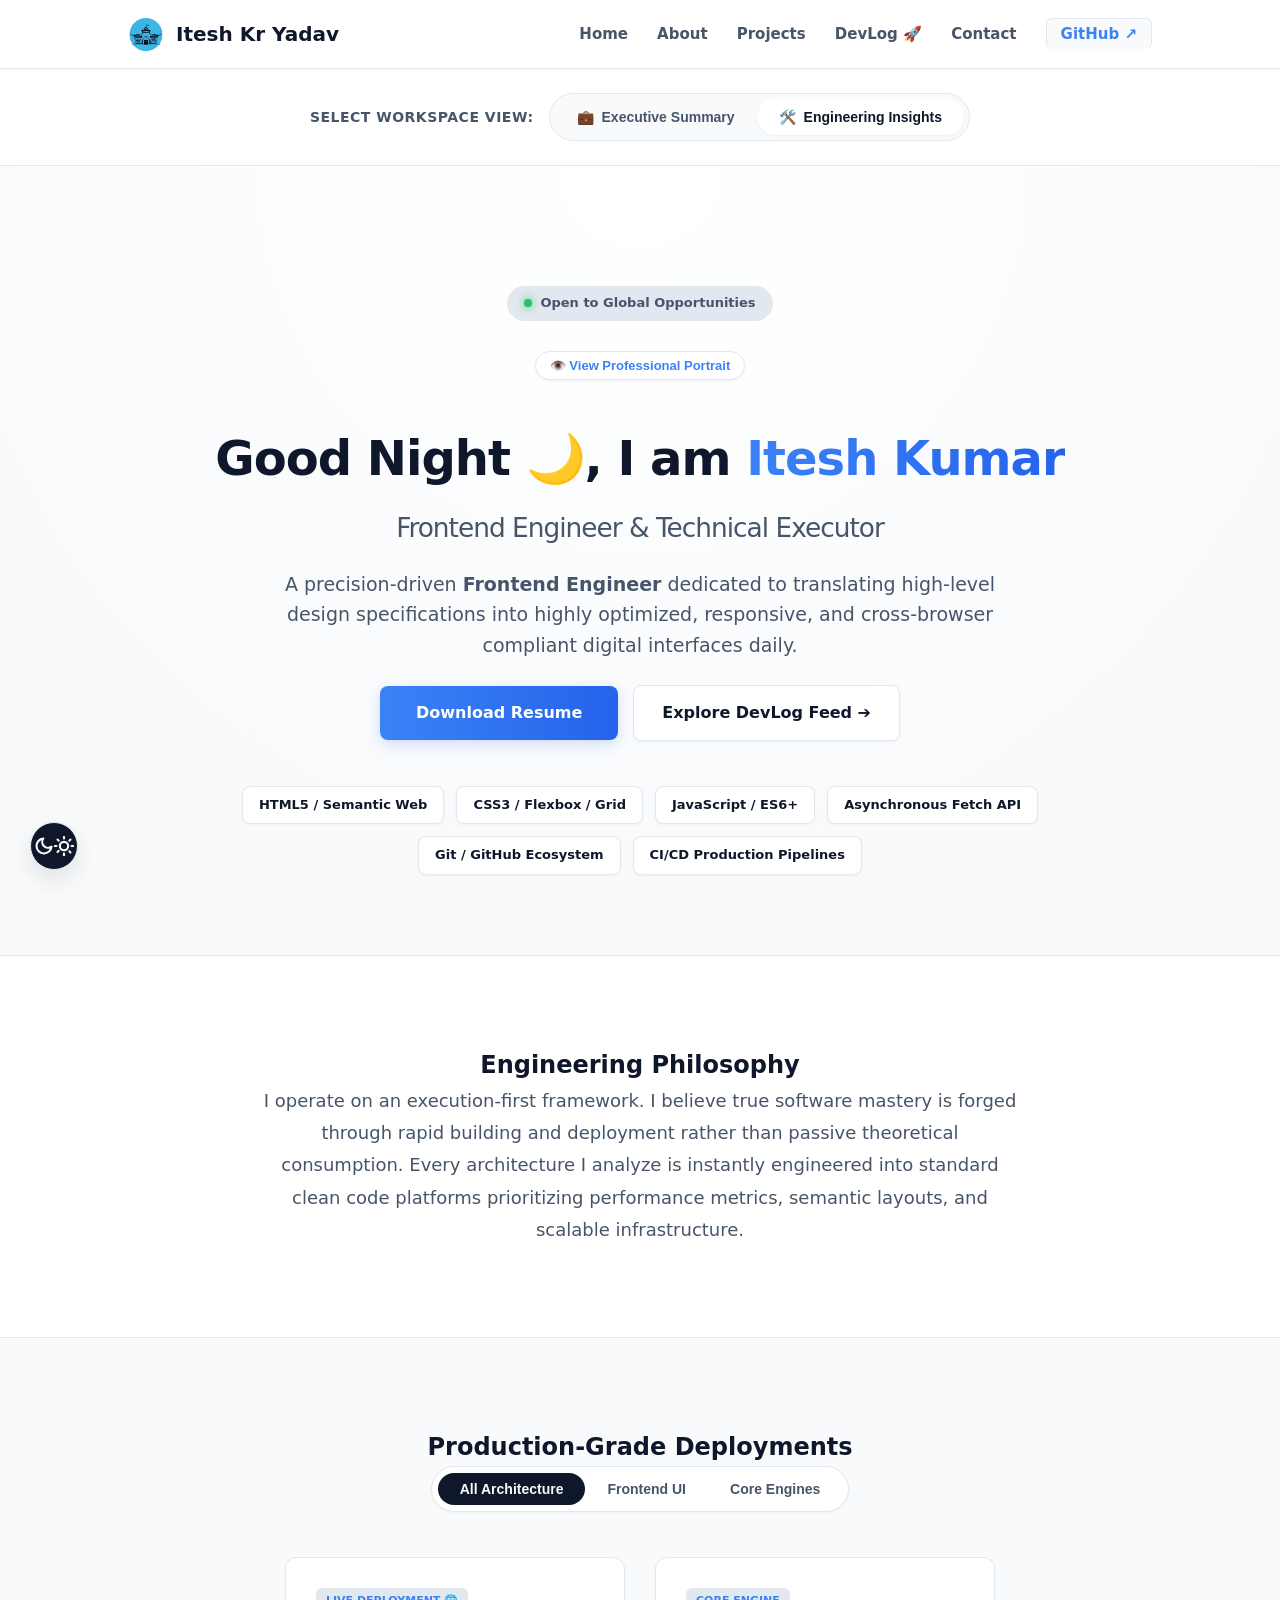
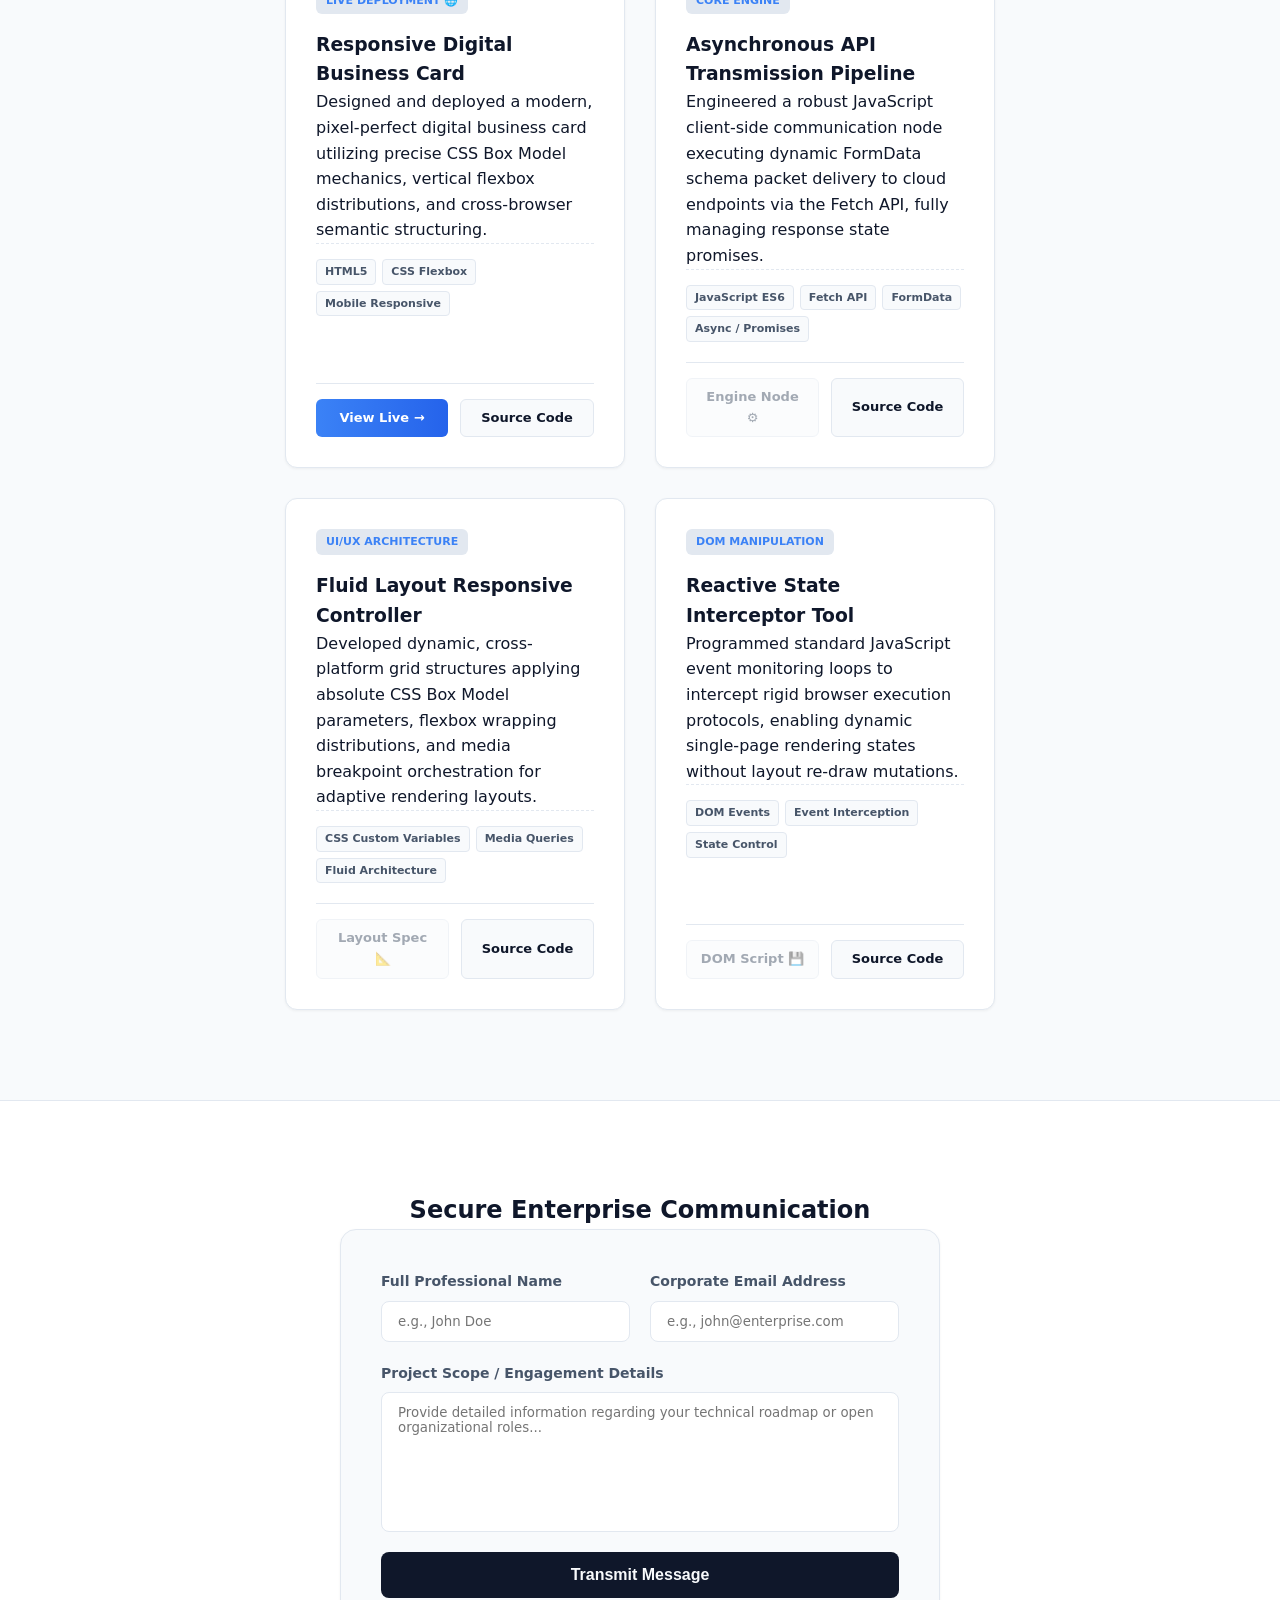
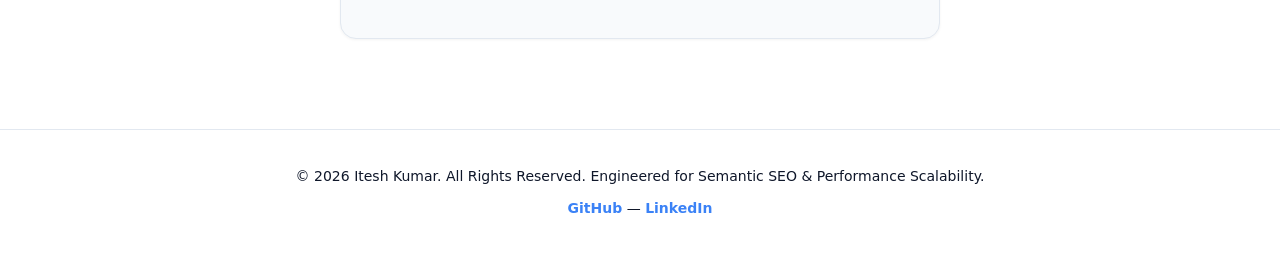
<file: index.html>
<!DOCTYPE html>
<html lang="en">
<head>
    <!-- Google Tag Manager -->
<script>(function(w,d,s,l,i){w[l]=w[l]||[];w[l].push({'gtm.start':
new Date().getTime(),event:'gtm.js'});var f=d.getElementsByTagName(s)[0],
j=d.createElement(s),dl=l!='dataLayer'?'&l='+l:'';j.async=true;j.src=
'https://www.googletagmanager.com/gtm.js?id='+i+dl;f.parentNode.insertBefore(j,f);
})(window,document,'script','dataLayer','GTM-T7SQ5TF9');</script>
<!-- End Google Tag Manager -->
    <meta charset="UTF-8">
    <meta name="viewport" content="width=device-width, initial-scale=1.0">
    
    <meta name="description" content="Professional portfolio of Itesh Kumar, an execution-driven Frontend Developer specializing in semantic web engineering, responsive layout architectures, and secure asynchronous data pipelines.">
    <meta name="keywords" content="Itesh Kumar, Itesh Kumar Yadav, Frontend Developer Portfolio, Full Stack Engineer India, Responsive Design Architecture, Formspree API Integration, Clean Code Execution">
    <meta name="author" content="Itesh Kumar">
    
    <meta property="og:type" content="website">
    <meta property="og:title" content="Itesh Kumar | Professional Portfolio - Frontend Developer & Executor">
    <meta property="og:description" content="Explore production-grade web deployments, clean UI architectures, and seamless API integration systems built by Itesh Kumar.">
    <meta property="og:image" content="assets/images/profile.png">
    <meta property="og:url" content="https://iteshkumar.netlify.app">

    <title>Itesh Kumar | Portfolio - Frontend Developer &amp; Executor</title>
    
    <link rel="stylesheet" href="style.css">
    <link rel="icon" type="image/png" href="assets/images/logo_1.png">
</head>
<body>
    <!-- Google Tag Manager (noscript) -->
<noscript><iframe src="https://www.googletagmanager.com/ns.html?id=GTM-T7SQ5TF9"
height="0" width="0" style="display:none;visibility:hidden"></iframe></noscript>
<!-- End Google Tag Manager (noscript) -->
 
    <!-- Top Reading Progress Bar Matrix -->
    <div id="scroll-progress-indicator"></div>

    <header>
        <div class="logo" role="img" aria-label="Itesh Kumar Corporate Branding Logo">
            <img src="assets/images/logo_1.png" alt="Itesh Kumar Branding Identity Mark"> 
            Itesh Kr Yadav  
        </div>
        
        <nav aria-label="Main Navigation Controls Menu">
            <a href="index.html#hero">Home</a>
            <a href="index.html#about" id="nav-about">About</a>
            <a href="index.html#projects">Projects</a>
            <a href="devlog.html" id="nav-devlog">DevLog 🚀</a>
            <a href="index.html#contact">Contact</a>
            <a href="https://github.com/itesh7876" target="_blank" class="nav-social-link">GitHub ↗</a>
        </nav>
    </header>

    <main>
        <!-- Workspace Persona View Switcher Module -->
        <div class="persona-toggle-container">
            <span class="toggle-label">Select Workspace View:</span>
            <div class="toggle-button-group">
                <button id="btn-recruiter" class="persona-btn active">
                    <span class="icon">💼</span> Executive Summary
                </button>
                <button id="btn-developer" class="persona-btn">
                    <span class="icon">🛠️</span> Engineering Insights
                </button>
            </div>
        </div>

        <section id="hero" aria-labelledby="hero-main-heading">
            <div class="status-badge">
                <span class="dot pulse"></span> Open to Global Opportunities
            </div>

            <!-- Collapsible Avatar Trigger System Frame -->
            <div class="progressive-avatar-wrapper">
                <button id="avatar-toggle-trigger" class="avatar-trigger-link">👁️ View Professional Portrait</button>
                <div id="collapsible-avatar-node" class="profile-avatar-container hidden-avatar-state">
                    <img src="assets/images/profile.png" alt="Itesh Kumar Yadav Portrait" class="profile-pic">
                </div>
            </div>

            <h1 id="hero-main-heading"><span id="dynamic-greeting">Hi</span>, I am <span class="highlight">Itesh Kumar</span><br><span class="title-sub">Frontend Engineer &amp; Technical Executor</span></h1>
            
            <p class="hero-description">A precision-driven <strong>Frontend Engineer</strong> dedicated to translating high-level design specifications into highly optimized, responsive, and cross-browser compliant digital interfaces daily.</p>

            <!-- Premium Original Button Matrix Alignment Built Stable -->
            <div class="hero-cta-group">
                <a href="assets/docs/resume.pdf" download="Itesh_Resume.pdf" class="btn-resume">Download Resume</a>
                <a href="devlog.html" class="btn-devlog-feed">Explore DevLog Feed ➔</a>
            </div>

            <div class="skills-matrix-container">
                <span class="matrix-tag">HTML5 / Semantic Web</span>
                <span class="matrix-tag">CSS3 / Flexbox / Grid</span>
                <span class="matrix-tag">JavaScript / ES6+</span>
                <span class="matrix-tag">Asynchronous Fetch API</span>
                <span class="matrix-tag">Git / GitHub Ecosystem</span>
                <span class="matrix-tag">CI/CD Production Pipelines</span>
            </div>
        </section>

        <div id="about-wrapper" class="view-transition-node">
            <section id="about" aria-labelledby="about-heading">
                <h2>Engineering Philosophy</h2>
                <p>I operate on an execution-first framework. I believe true software mastery is forged through rapid building and deployment rather than passive theoretical consumption. Every architecture I analyze is instantly engineered into standard clean code platforms prioritizing performance metrics, semantic layouts, and scalable infrastructure.</p>
            </section>
        </div>

        <section id="projects" aria-labelledby="projects-heading">
            <h2>Production-Grade Deployments</h2>
            
            <div class="filter-tabs-container">
                <button class="filter-tab active" data-category="all">All Architecture</button>
                <button class="filter-tab" data-category="frontend">Frontend UI</button>
                <button class="filter-tab" data-category="core">Core Engines</button>
            </div>
            
            <!-- ORIGINAL DESIGN RESTORED STATIC PROJECTS GRID: Handlers 100% visible immediately without dynamic lags -->
            <div class="project-container" id="dynamic-project-grid">
                
                <!-- PROJECT CARD 1 -->
                <div class="project-card" data-project-type="frontend">
                    <div class="card-tag">Live Deployment 🌐</div>
                    <h3>Responsive Digital Business Card</h3>
                    <p>Designed and deployed a modern, pixel-perfect digital business card utilizing precise CSS Box Model mechanics, vertical flexbox distributions, and cross-browser semantic structuring.</p>
                    <div class="tech-stack-wrapper">
                        <span class="tech-chip">HTML5</span>
                        <span class="tech-chip">CSS Flexbox</span>
                        <span class="tech-chip">Mobile Responsive</span>
                    </div>
                    <div class="project-actions-row">
                        <a href="https://itesh7876.github.io/digital-business-card/" target="_blank" class="project-action-link view-live">View Live →</a>
                        <a href="https://github.com/itesh7876/digital-business-card" target="_blank" class="project-action-link view-code">Source Code</a>
                    </div>
                </div>

                <!-- PROJECT CARD 2 -->
                <div class="project-card" data-project-type="core">
                    <div class="card-tag">Core Engine</div>
                    <h3>Asynchronous API Transmission Pipeline</h3>
                    <p>Engineered a robust JavaScript client-side communication node executing dynamic FormData schema packet delivery to cloud endpoints via the Fetch API, fully managing response state promises.</p>
                    <div class="tech-stack-wrapper">
                        <span class="tech-chip">JavaScript ES6</span>
                        <span class="tech-chip">Fetch API</span>
                        <span class="tech-chip">FormData</span>
                        <span class="tech-chip">Async / Promises</span>
                    </div>
                    <div class="project-actions-row">
                        <span class="project-action-link disabled-link">Engine Node ⚙️</span>
                        <a href="https://github.com/itesh7876" target="_blank" class="project-action-link view-code">Source Code</a>
                    </div>
                </div>

                <!-- PROJECT CARD 3 -->
                <div class="project-card" data-project-type="frontend">
                    <div class="card-tag">UI/UX Architecture</div>
                    <h3>Fluid Layout Responsive Controller</h3>
                    <p>Developed dynamic, cross-platform grid structures applying absolute CSS Box Model parameters, flexbox wrapping distributions, and media breakpoint orchestration for adaptive rendering layouts.</p>
                    <div class="tech-stack-wrapper">
                        <span class="tech-chip">CSS Custom Variables</span>
                        <span class="tech-chip">Media Queries</span>
                        <span class="tech-chip">Fluid Architecture</span>
                    </div>
                    <div class="project-actions-row">
                        <span class="project-action-link disabled-link">Layout Spec 📐</span>
                        <a href="https://github.com/itesh7876" target="_blank" class="project-action-link view-code">Source Code</a>
                    </div>
                </div>

                <!-- PROJECT CARD 4 -->
                <div class="project-card" data-project-type="core">
                    <div class="card-tag">DOM Manipulation</div>
                    <h3>Reactive State Interceptor Tool</h3>
                    <p>Programmed standard JavaScript event monitoring loops to intercept rigid browser execution protocols, enabling dynamic single-page rendering states without layout re-draw mutations.</p>
                    <div class="tech-stack-wrapper">
                        <span class="tech-chip">DOM Events</span>
                        <span class="tech-chip">Event Interception</span>
                        <span class="tech-chip">State Control</span>
                    </div>
                    <div class="project-actions-row">
                        <span class="project-action-link disabled-link">DOM Script 💾</span>
                        <a href="https://github.com/itesh7876" target="_blank" class="project-action-link view-code">Source Code</a>
                    </div>
                </div>

            </div>
        </section>

        <section id="contact" aria-labelledby="contact-heading">
            <h2>Secure Enterprise Communication</h2>
            <form id="contact-form" action="https://formspree.io/f/xaqkarek" method="POST">
                <div style="display:none;"><input type="text" name="_honeypot"></div>
                <div class="form-row">
                    <div class="form-group">
                        <label for="username">Full Professional Name</label>
                        <input type="text" id="username" name="name" placeholder="e.g., John Doe" required>
                    </div>
                    <div class="form-group">
                        <label for="email">Corporate Email Address</label>
                        <input type="email" id="email" name="email" placeholder="e.g., john@enterprise.com" required>
                    </div>
                </div>
                <div class="form-group">
                    <label for="message">Project Scope / Engagement Details</label>
                    <textarea id="message" name="message" placeholder="Provide detailed information regarding your technical roadmap or open organizational roles..." required></textarea>
                </div>
                <button type="submit" id="submit-btn">Transmit Message</button>
                <div id="form-feedback" class="form-feedback-message"></div>
            </form>
        </section>
    </main>

    <!-- FLOATING ACTIONS SYSTEM ISLANDS -->
    <div class="theme-wrapper">
        <span id="theme-tooltip" class="theme-tooltip-box">Switch Theme</span>
        <button id="theme-toggle" class="floating-theme-btn" aria-label="Toggle Light and Dark Theme">
            <svg class="icon-moon" xmlns="http://www.w3.org/2000/svg" viewBox="0 0 24 24" fill="none" stroke="currentColor" stroke-width="2.5" stroke-linecap="round" stroke-linejoin="round"><path d="M21 12.79A9 9 0 1 1 11.21 3 7 7 0 0 0 21 12.79z"></path></svg>
            <svg class="icon-sun" xmlns="http://www.w3.org/2000/svg" viewBox="0 0 24 24" fill="none" stroke="currentColor" stroke-width="2.5" stroke-linecap="round" stroke-linejoin="round"><circle cx="12" cy="12" r="5"></circle><line x1="12" y1="1" x2="12" y2="3"></line><line x1="12" y1="21" x2="12" y2="23"></line><line x1="4.22" y1="4.22" x2="5.64" y2="5.64"></line><line x1="18.36" y1="18.36" x2="19.78" y2="19.78"></line><line x1="1" y1="12" x2="3" y2="12"></line><line x1="21" y1="12" x2="23" y2="12"></line><line x1="4.22" y1="19.22" x2="5.64" y2="17.78"></line><line x1="18.36" y1="5.64" x2="19.78" y2="4.22"></line></svg>
        </button>
    </div>

    <button id="back-to-top" class="back-to-top-btn">↑</button>

    <footer>
        <p>© 2026 Itesh Kumar. All Rights Reserved. Engineered for Semantic SEO & Performance Scalability.</p>
        <div class="footer-social-group">
            <a href="https://github.com/itesh7876" target="_blank">GitHub</a> — 
            <a href="https://www.linkedin.com/in/itesh-kumar-rajdev-yadav-a2a932331/" target="_blank">LinkedIn</a>
        </div>
    </footer>

    <!-- Native Script Standard Call without module isolation block -->
    <script src="script.js"></script>
</body>
</html>
</file>
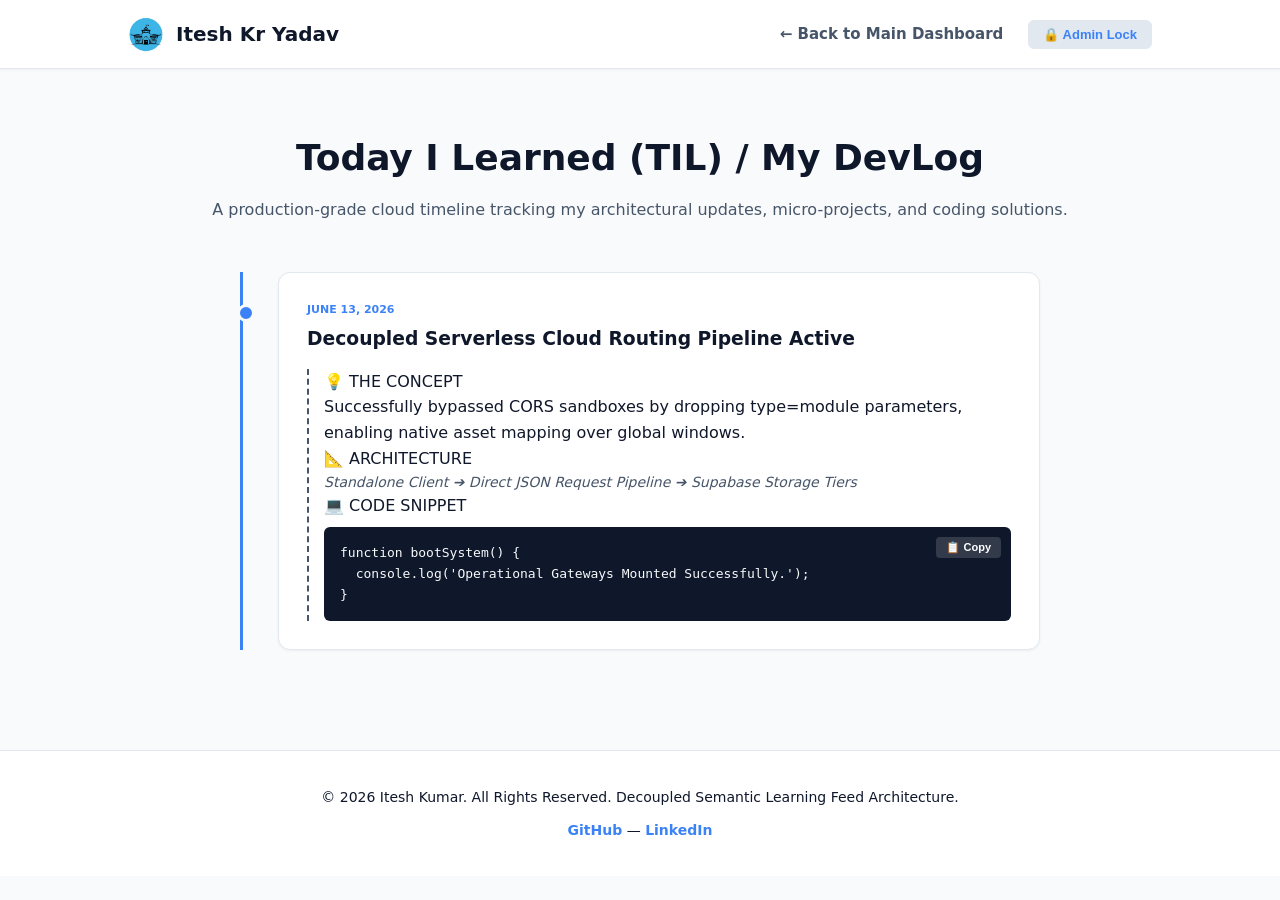
<file: devlog.html>
<!DOCTYPE html>
<html lang="en">
<head>
    <!-- Google Tag Manager -->
<script>(function(w,d,s,l,i){w[l]=w[l]||[];w[l].push({'gtm.start':
new Date().getTime(),event:'gtm.js'});var f=d.getElementsByTagName(s)[0],
j=d.createElement(s),dl=l!='dataLayer'?'&l='+l:'';j.async=true;j.src=
'https://www.googletagmanager.com/gtm.js?id='+i+dl;f.parentNode.insertBefore(j,f);
})(window,document,'script','dataLayer','GTM-T7SQ5TF9');</script>
<!-- End Google Tag Manager -->

    <meta charset="UTF-8">
    <meta name="viewport" content="width=device-width, initial-scale=1.0">
    <title>DevLog Terminal Hub | Itesh Kumar Yadav</title>
    <link rel="stylesheet" href="style.css">
    <link rel="icon" type="image/png" href="assets/images/logo_1.png">
</head>
<body>
    <!-- Google Tag Manager (noscript) -->
<noscript><iframe src="https://www.googletagmanager.com/ns.html?id=GTM-T7SQ5TF9"
height="0" width="0" style="display:none;visibility:hidden"></iframe></noscript>
<!-- End Google Tag Manager (noscript) -->
 
    <div id="scroll-progress-indicator"></div>

    <header>
        <div class="logo">
            <img src="assets/images/logo_1.png" alt="Branding Mark"> Itesh Kr Yadav  
        </div>
        <nav>
            <a href="index.html">← Back to Main Dashboard</a>
            <!-- SECURITY ATTACHMENT EXPLICIT EVENT MAP FIX -->
            <button id="auth-gate-trigger" class="nav-social-link" style="margin-left: 20px; cursor: pointer !important; font-size: 13px; font-weight:700; background:var(--bg-contrast); border:1px solid var(--border-color); color:var(--text-primary); transition:all 0.2s;">🔒 Admin Lock</button>
        </nav>
    </header>

    <main style="padding: 60px 10%;">
        <section id="devlog">
            <h2 style="text-align: center; font-size:36px; font-weight:800; margin-bottom:10px;">Today I Learned (TIL) / My DevLog</h2>
            <p style="text-align: center; color: var(--text-muted); margin-bottom: 50px;">
                A production-grade cloud timeline tracking my architectural updates, micro-projects, and coding solutions.
            </p>
            
            <div class="timeline-container" id="dynamic-devlog-feed"></div>
        </section>

        <!-- SECURE LIVE CLOUD UPDATE INTAKE PORTAL -->
        <div id="admin-panel" style="display: none; background: var(--bg-surface); padding: 30px; border: 2px solid var(--accent-blue); margin: 40px auto; max-width:700px; border-radius: 12px; box-shadow: var(--shadow-lg);">
            <h3 style="margin-bottom: 15px;">Welcome Back, Itesh! Transmit New Learning Stack 🚀</h3>
            <form id="admin-post-form">
                <input type="text" id="post-title" placeholder="Lesson/Concept Title" required style="margin-bottom:12px; width:100%; padding:12px; border-radius:6px; border:1px solid var(--border-color); background:var(--bg-base); color:var(--text-primary);"><br>
                <textarea id="post-concept" placeholder="What did you execute/learn? (The Concept Breakdown)" required style="margin-bottom:12px; width:100%; padding:12px; border-radius:6px; border:1px solid var(--border-color); background:var(--bg-base); color:var(--text-primary); height:90px;"></textarea><br>
                <input type="text" id="post-architecture" placeholder="System Design Mapping (e.g., UI -> API -> DB)" style="margin-bottom:12px; width:100%; padding:12px; border-radius:6px; border:1px solid var(--border-color); background:var(--bg-base); color:var(--text-primary);"><br>
                <textarea id="post-code" placeholder="Code Snippet or Production Implementation" style="margin-bottom:12px; width:100%; padding:12px; border-radius:6px; border:1px solid var(--border-color); background:var(--bg-base); color:var(--text-primary); font-family:monospace; height:120px;"></textarea><br>
                <button type="submit" style="background: var(--accent-gradient); color:white; padding:12px 24px; border:none; border-radius:6px; font-weight:700; width:100%; cursor:pointer;">Broadcast Live to Cloud Tiers</button>
            </form>
        </div>
    </main>

    <footer>
        <p>© 2026 Itesh Kumar. All Rights Reserved. Decoupled Semantic Learning Feed Architecture.</p>
        <div class="footer-social-group">
            <a href="https://github.com/itesh7876" target="_blank">GitHub</a> — 
            <a href="https://www.linkedin.com/in/itesh-kumar-rajdev-yadav-a2a932331/" target="_blank">LinkedIn</a>
        </div>
    </footer>

    <script src="script.js"></script>
</body>
</html>
</file>
<file: style.css>
/* style.css Configuration Variables Grid Sheets */
:root {
    --bg-base: #f8fafc;        
    --bg-surface: #ffffff;     
    --bg-contrast: #e2e8f0;    
    --text-primary: #0f172a;   
    --text-muted: #475569;     
    --border-color: #e2e8f0;   
    --accent-blue: #3b82f6;    
    --accent-gradient: linear-gradient(to right, #3b82f6, #2563eb);
    --shadow-sm: 0 1px 3px rgba(0,0,0,0.05);
    --shadow-md: 0 4px 15px rgba(0,0,0,0.05);
    --shadow-lg: 0 10px 25px rgba(0,0,0,0.1);
}

[data-theme="dark"] {
    --bg-base: #0f172a;        
    --bg-surface: #1e293b;     
    --bg-contrast: #334155;    
    --text-primary: #ffffff;   
    --text-muted: #94a3b8;     
    --border-color: rgba(255, 255, 255, 0.08); 
    --accent-blue: #60a5fa;    
    --accent-gradient: linear-gradient(to right, #60a5fa, #3b82f6);
    --shadow-sm: 0 4px 20px rgba(0, 0, 0, 0.3);
    --shadow-md: 0 10px 30px rgba(0, 0, 0, 0.4);
    --shadow-lg: 0 15px 40px rgba(0, 0, 0, 0.5);
}

* { margin: 0; padding: 0; box-sizing: border-box; transition: background-color 0.3s ease, color 0.3s ease, border-color 0.3s ease, transform 0.2s cubic-bezier(0.16, 1, 0.3, 1); }
html { scroll-behavior: smooth; }
body { font-family: 'Segoe UI', system-ui, -apple-system, sans-serif; background-color: var(--bg-base); color: var(--text-primary); line-height: 1.6; }

/* MAXIMUM INTENSITY IMMUNITY: Blasts unwanted default bottom blue link line decoration metrics completely */
a, a:hover, a:focus, a:active { text-decoration: none !important; color: inherit; border-bottom: none !important; outline: none !important; }

#scroll-progress-indicator { position: fixed; top: 0; left: 0; height: 4px; background: var(--accent-gradient); width: 0%; z-index: 2000; transition: width 0.1s ease-out; }

/* PERSONA SELECTION WRAPPERS */
.persona-toggle-container { display: flex; justify-content: center; align-items: center; gap: 15px; padding: 24px 10%; background-color: var(--bg-surface); border-bottom: 1px solid var(--border-color); }
.toggle-label { font-size: 14px; font-weight: 700; color: var(--text-muted); text-transform: uppercase; letter-spacing: 0.5px; }
.toggle-button-group { display: inline-flex; background-color: var(--bg-base); padding: 5px; border-radius: 30px; border: 1px solid var(--border-color); }
.persona-btn { padding: 10px 22px; border-radius: 30px; font-size: 14px; font-weight: 700; border: none; background: transparent; color: var(--text-muted); cursor: pointer !important; display: inline-flex; align-items: center; gap: 8px; transition: all 0.2s ease-in-out; }
.persona-btn:hover { color: var(--text-primary) !important; background-color: rgba(0, 0, 0, 0.04); }
.persona-btn.active { background-color: var(--bg-surface) !important; color: var(--text-primary) !important; box-shadow: var(--shadow-sm); cursor: default !important; }

.view-transition-node { transition: opacity 0.3s ease-in-out, transform 0.3s ease-in-out; opacity: 1; }

/* NAVBAR COMPONENT CODES */
header { background-color: var(--bg-surface); backdrop-filter: blur(12px); -webkit-backdrop-filter: blur(12px); display: flex; justify-content: space-between; align-items: center; padding: 16px 10%; box-shadow: var(--shadow-sm); position: sticky; top: 0; z-index: 1000; border-bottom: 1px solid var(--border-color); }
.logo { display: flex; align-items: center; gap: 12px; font-size: 20px; font-weight: 700; color: var(--text-primary); }
.logo img { height: 36px !important; width: 36px !important; border-radius: 6px; object-fit: cover !important; display: inline-block; }
header nav a { text-decoration: none !important; color: var(--text-muted); font-weight: 600; margin-left: 24px; font-size: 15px; }
header nav a:hover, header nav .nav-social-link:hover { color: var(--accent-blue); }
header nav .nav-social-link { color: var(--accent-blue) !important; border: 1px solid var(--border-color); padding: 6px 14px; border-radius: 6px; background-color: var(--bg-base); }

/* HERO HERO CTA BUTTONS ORIGINAL SPLENDOUR BACK */
#hero { padding: 120px 10% 80px 10%; background: radial-gradient(circle at top, var(--bg-surface) 0%, var(--bg-base) 70%); display: flex; flex-direction: column; align-items: center; text-align: center; }
.status-badge { display: inline-flex; align-items: center; gap: 8px; background-color: var(--bg-contrast); padding: 6px 16px; border-radius: 20px; font-size: 13px; font-weight: 600; color: var(--text-muted); margin-bottom: 30px; border: 1px solid var(--border-color); }
.status-badge .dot { height: 8px; width: 8px; background-color: #22c55e; border-radius: 50%; box-shadow: 0 0 8px #22c55e; }

.progressive-avatar-wrapper { margin-bottom: 25px; display: flex; flex-direction: column; align-items: center; gap: 15px; }
.avatar-trigger-link { font-size: 13px; font-weight: 700; color: var(--accent-blue); background: var(--bg-surface); border: 1px solid var(--border-color); padding: 6px 14px; border-radius: 20px; cursor: pointer !important; box-shadow: var(--shadow-sm); }
.avatar-trigger-link:hover { background: var(--text-primary); color: var(--bg-base); border-color: var(--text-primary); }
.profile-avatar-container { position: relative; display: inline-block; max-height: 250px; opacity: 1; transition: all 0.35s ease; }
.profile-avatar-container.hidden-avatar-state { max-height: 0px !important; opacity: 0 !important; overflow: hidden !important; pointer-events: none !important; margin: 0 !important; }
.profile-pic { width: 160px; height: 160px; border-radius: 50%; object-fit: cover; border: 4px solid var(--bg-surface); box-shadow: var(--shadow-md); }

#hero h1 { font-size: 48px; font-weight: 800; color: var(--text-primary); margin-bottom: 20px; letter-spacing: -1px; }
#hero h1 .highlight { background: var(--accent-gradient); -webkit-background-clip: text; background-clip: text; -webkit-text-fill-color: transparent; }
.title-sub { font-size: 0.55em; font-weight: 500; color: var(--text-muted); display: block; margin-top: 10px; }
.hero-description { font-size: 19px; color: var(--text-muted); max-width: 750px; margin-bottom: 25px; }

/* CTA RE-FIX: Completely enforces crisp text metrics on landing button blocks */
.hero-cta-group { display: flex; justify-content: center; align-items: center; gap: 15px; }
.btn-resume { display: inline-block; background: var(--accent-gradient) !important; color: #ffffff !important; padding: 14px 36px; border-radius: 8px; font-weight: 600; box-shadow: 0 4px 14px rgba(37, 99, 235, 0.2); border: none !important; cursor: pointer; transition: all 0.2s; }
.btn-resume:hover { transform: translateY(-2px); box-shadow: 0 6px 20px rgba(37, 99, 235, 0.3); }
.btn-devlog-feed { display: inline-block; background: var(--bg-surface) !important; color: var(--text-primary) !important; padding: 14px 28px; border-radius: 8px; font-weight: 600; border: 1px solid var(--border-color) !important; box-shadow: var(--shadow-sm); cursor: pointer; transition: all 0.2s; }
.btn-devlog-feed:hover { background-color: var(--bg-contrast) !important; transform: translateY(-2px); }

.skills-matrix-container { display: flex; flex-wrap: wrap; justify-content: center; gap: 12px; max-width: 800px; margin-top: 45px; }
.matrix-tag { background-color: var(--bg-surface); color: var(--text-primary); border: 1px solid var(--border-color); padding: 8px 16px; font-size: 13px; font-weight: 600; border-radius: 8px; box-shadow: var(--shadow-sm); }

/* BENTO PANELS RESTORATIONS */
#about { padding: 90px 10%; background-color: var(--bg-surface); text-align: center; border-top: 1px solid var(--border-color); border-bottom: 1px solid var(--border-color); }
#about p { font-size: 18px; color: var(--text-muted); max-width: 760px; margin: 0 auto; line-height: 1.8; }

#projects { padding: 90px 10%; background-color: var(--bg-base); text-align: center; }
.filter-tabs-container { display: inline-flex; background-color: var(--bg-surface); border: 1px solid var(--border-color); padding: 6px; border-radius: 100px; margin-bottom: 45px; box-shadow: var(--shadow-sm); }
.filter-tab { background: none; border: none; color: var(--text-muted); font-size: 14px; font-weight: 600; padding: 8px 22px; border-radius: 100px; cursor: pointer !important; }
.filter-tab.active { background-color: var(--text-primary) !important; color: var(--bg-base) !important; }

.project-container { display: flex; flex-wrap: wrap; justify-content: center; gap: 30px; }
.project-card { background-color: var(--bg-surface); padding: 30px; border-radius: 12px; width: 340px; text-align: left; border: 1px solid var(--border-color); box-shadow: var(--shadow-sm); display: flex; flex-direction: column; }
.project-card:hover { transform: translateY(-6px); border-color: var(--accent-blue); }
.project-card.hidden-node { opacity: 0 !important; transform: scale(0.92) translateY(10px) !important; pointer-events: none !important; position: absolute !important; visibility: hidden !important; }
.card-tag { display: inline-block; font-size: 11px; font-weight: 700; text-transform: uppercase; color: var(--accent-blue); background-color: var(--bg-contrast); padding: 4px 10px; border-radius: 6px; margin-bottom: 16px; align-self: flex-start; }
.tech-stack-wrapper { display: flex; flex-wrap: wrap; gap: 6px; margin-bottom: 20px; border-top: 1px dashed var(--border-color); padding-top: 15px; }
.tech-chip { font-size: 11px; font-weight: 700; background-color: var(--bg-base); color: var(--text-muted); padding: 3px 8px; border-radius: 4px; border: 1px solid var(--border-color); }
.project-actions-row { display: flex; gap: 12px; border-top: 1px solid var(--border-color); padding-top: 15px; margin-top: auto; }
.project-action-link { flex: 1; text-align: center; text-decoration: none !important; font-size: 13px; font-weight: 700; padding: 8px 12px; border-radius: 6px; display: flex; align-items: center; justify-content: center; }
.view-live { background: var(--accent-gradient) !important; color: #ffffff !important; }
.view-code { background-color: var(--bg-base) !important; color: var(--text-primary) !important; border: 1px solid var(--border-color) !important; }
.disabled-link { background-color: var(--bg-base); color: var(--text-muted); border: 1px solid var(--border-color); opacity: 0.5; cursor: not-allowed; }

/* TIMELINE TERMINAL LAYOUTS */
.timeline-container { max-width: 800px; margin: 0 auto; position: relative; padding-left: 35px; border-left: 3px solid var(--accent-blue); text-align: left; }
.log-card { background-color: var(--bg-surface); border: 1px solid var(--border-color); padding: 28px; border-radius: 12px; margin-bottom: 40px; position: relative; box-shadow: var(--shadow-sm); }
.log-card::before { content: ''; position: absolute; left: -42px; top: 31px; width: 12px; height: 12px; background-color: var(--accent-blue); border: 3px solid var(--bg-base); border-radius: 50%; }
.log-date { font-size: 11px; font-weight: 800; color: var(--accent-blue); text-transform: uppercase; margin-bottom: 5px; }
.concept-flow { margin-top: 15px; padding-left: 15px; border-left: 2px dashed var(--text-muted); }
.flow-step pre { position: relative; margin-top: 8px; }
.flow-step code { display: block; background-color: var(--text-primary); color: var(--bg-base); padding: 16px; border-radius: 6px; font-family: monospace; font-size: 13px; overflow-x: auto; }
.copy-btn { position: absolute; right: 10px; top: 10px; background: rgba(255, 255, 255, 0.15); color: white; border: none; padding: 4px 10px; font-size: 11px; font-weight: 700; border-radius: 4px; cursor: pointer; z-index: 10; }

/* CONTACT NETWORKS */
#contact { padding: 90px 10%; background-color: var(--bg-surface); text-align: center; border-top: 1px solid var(--border-color); }
#contact form { max-width: 600px; margin: 0 auto; text-align: left; background-color: var(--bg-base); padding: 40px; border-radius: 16px; border: 1px solid var(--border-color); box-shadow: var(--shadow-sm); }
.form-row { display: flex; gap: 20px; }
.form-group { flex: 1; display: flex; flex-direction: column; margin-bottom: 20px; }
#contact label { font-weight: 600; font-size: 14px; margin-bottom: 8px; color: var(--text-muted); }
#contact input, #contact textarea { width: 100%; padding: 12px 16px; border: 1px solid var(--border-color); border-radius: 8px; font-family: inherit; background-color: var(--bg-surface); color: var(--text-primary); }
#contact input:focus, #contact textarea:focus { border-color: var(--accent-blue); outline: none; }
#contact textarea { height: 140px; resize: none; }
#contact button { width: 100%; background-color: var(--text-primary); color: var(--bg-base); border: none; padding: 14px; font-size: 16px; font-weight: 600; border-radius: 8px; cursor: pointer; }

/* FLOATING ISLAND SYSTEMS */
.theme-wrapper { position: fixed; bottom: 30px; left: 30px; display: flex; align-items: center; z-index: 1005; }
.floating-theme-btn { background-color: var(--text-primary); color: var(--bg-base); border: 1px solid var(--border-color); width: 48px; height: 48px; border-radius: 50%; cursor: pointer !important; display: flex; align-items: center; justify-content: center; box-shadow: var(--shadow-lg); }
.floating-theme-btn svg { width: 20px !important; height: 20px !important; stroke: currentColor !important; display: block !important; }
.icon-sun { display: none !important; }
.icon-moon { display: block !important; }
[data-theme="dark"] .icon-moon { display: none !important; }
[data-theme="dark"] .icon-sun { display: block !important; }

.theme-tooltip-box { position: absolute; left: 60px; background-color: var(--text-primary); color: var(--bg-base); font-size: 12px; font-weight: 600; padding: 6px 12px; border-radius: 6px; white-space: nowrap; opacity: 0; pointer-events: none; transform: translateX(-10px); box-shadow: var(--shadow-md); }
.theme-wrapper:hover .theme-tooltip-box { opacity: 1; transform: translateX(0); }

.back-to-top-btn { position: fixed; bottom: 30px; right: -60px; background-color: var(--text-primary); color: var(--bg-base); border: 1px solid var(--border-color); width: 45px; height: 45px; border-radius: 50%; font-size: 20px; font-weight: bold; cursor: pointer !important; display: flex; align-items: center; justify-content: center; z-index: 999; box-shadow: var(--shadow-lg); transition: right 0.4s cubic-bezier(0.16, 1, 0.3, 1); }
.back-to-top-btn.visible { right: 30px; }

footer { background-color: var(--bg-surface) !important; color: var(--text-primary) !important; text-align: center; padding: 35px 10%; font-size: 14px; display: flex; flex-direction: column; gap: 10px; border-top: 1px solid var(--border-color); }
.footer-social-group a { color: var(--accent-blue) !important; text-decoration: none !important; font-weight: 600; }

@media (max-width: 968px) { header { padding: 16px 5%; } #hero, #about, #projects, #contact { padding: 60px 5%; } }
@media (max-width: 768px) { header { flex-direction: column; gap: 12px; padding: 12px 20px; } header nav a { margin: 5px 10px; font-size: 14px; } .persona-toggle-container { flex-direction: column; gap: 8px; } #hero h1 { font-size: 36px; } }
</file>
